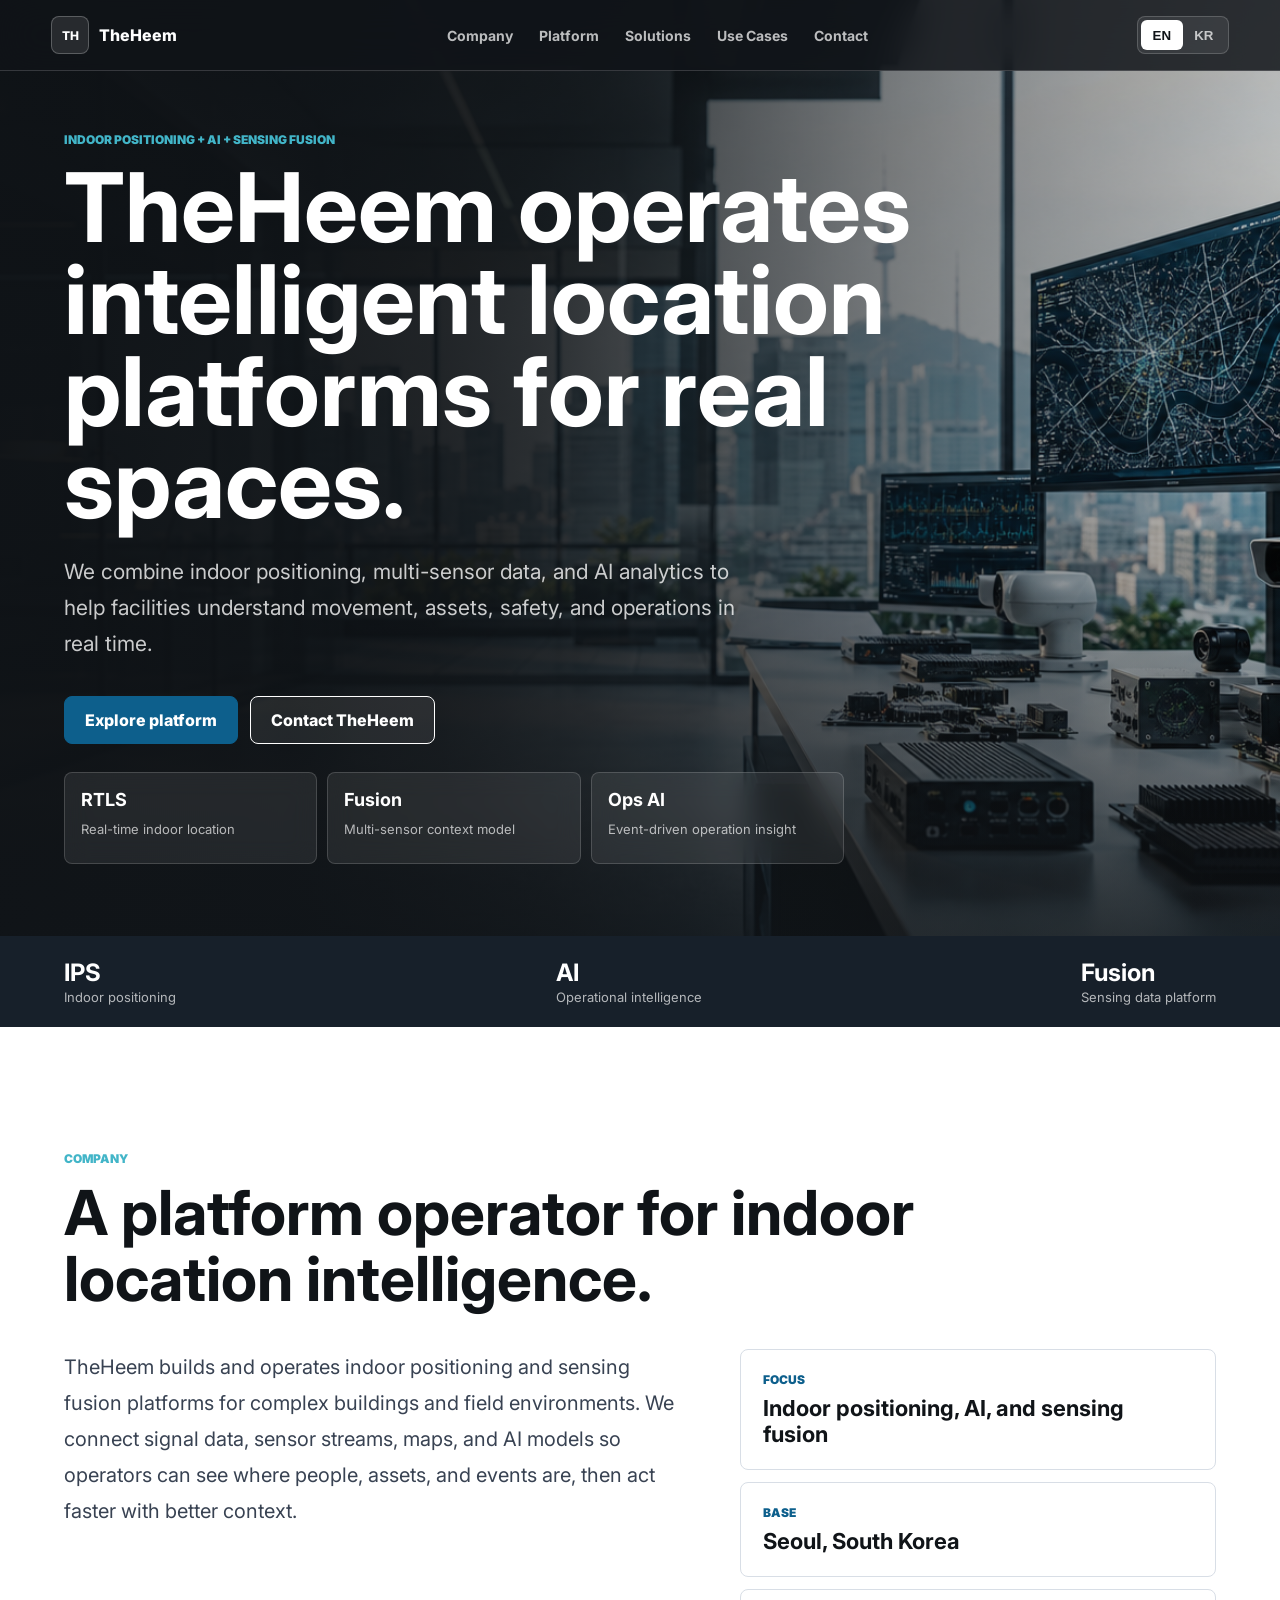
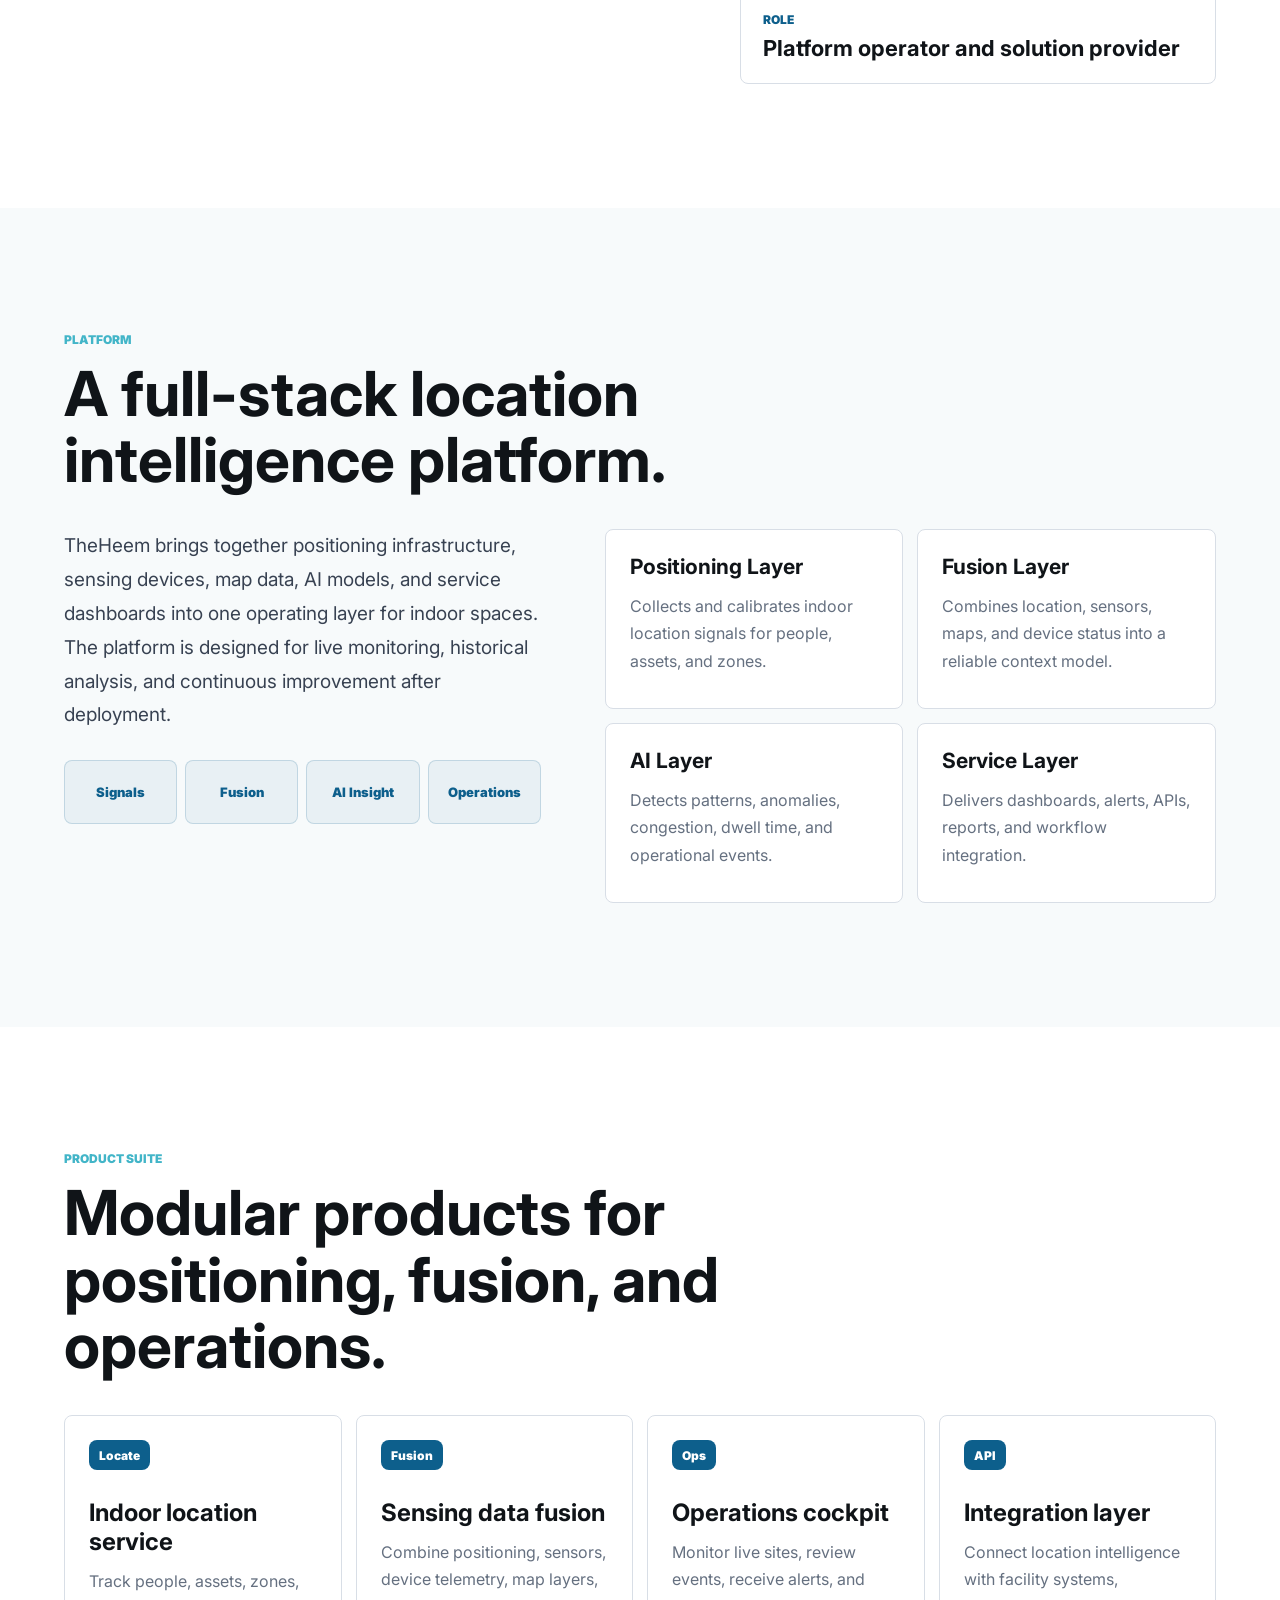
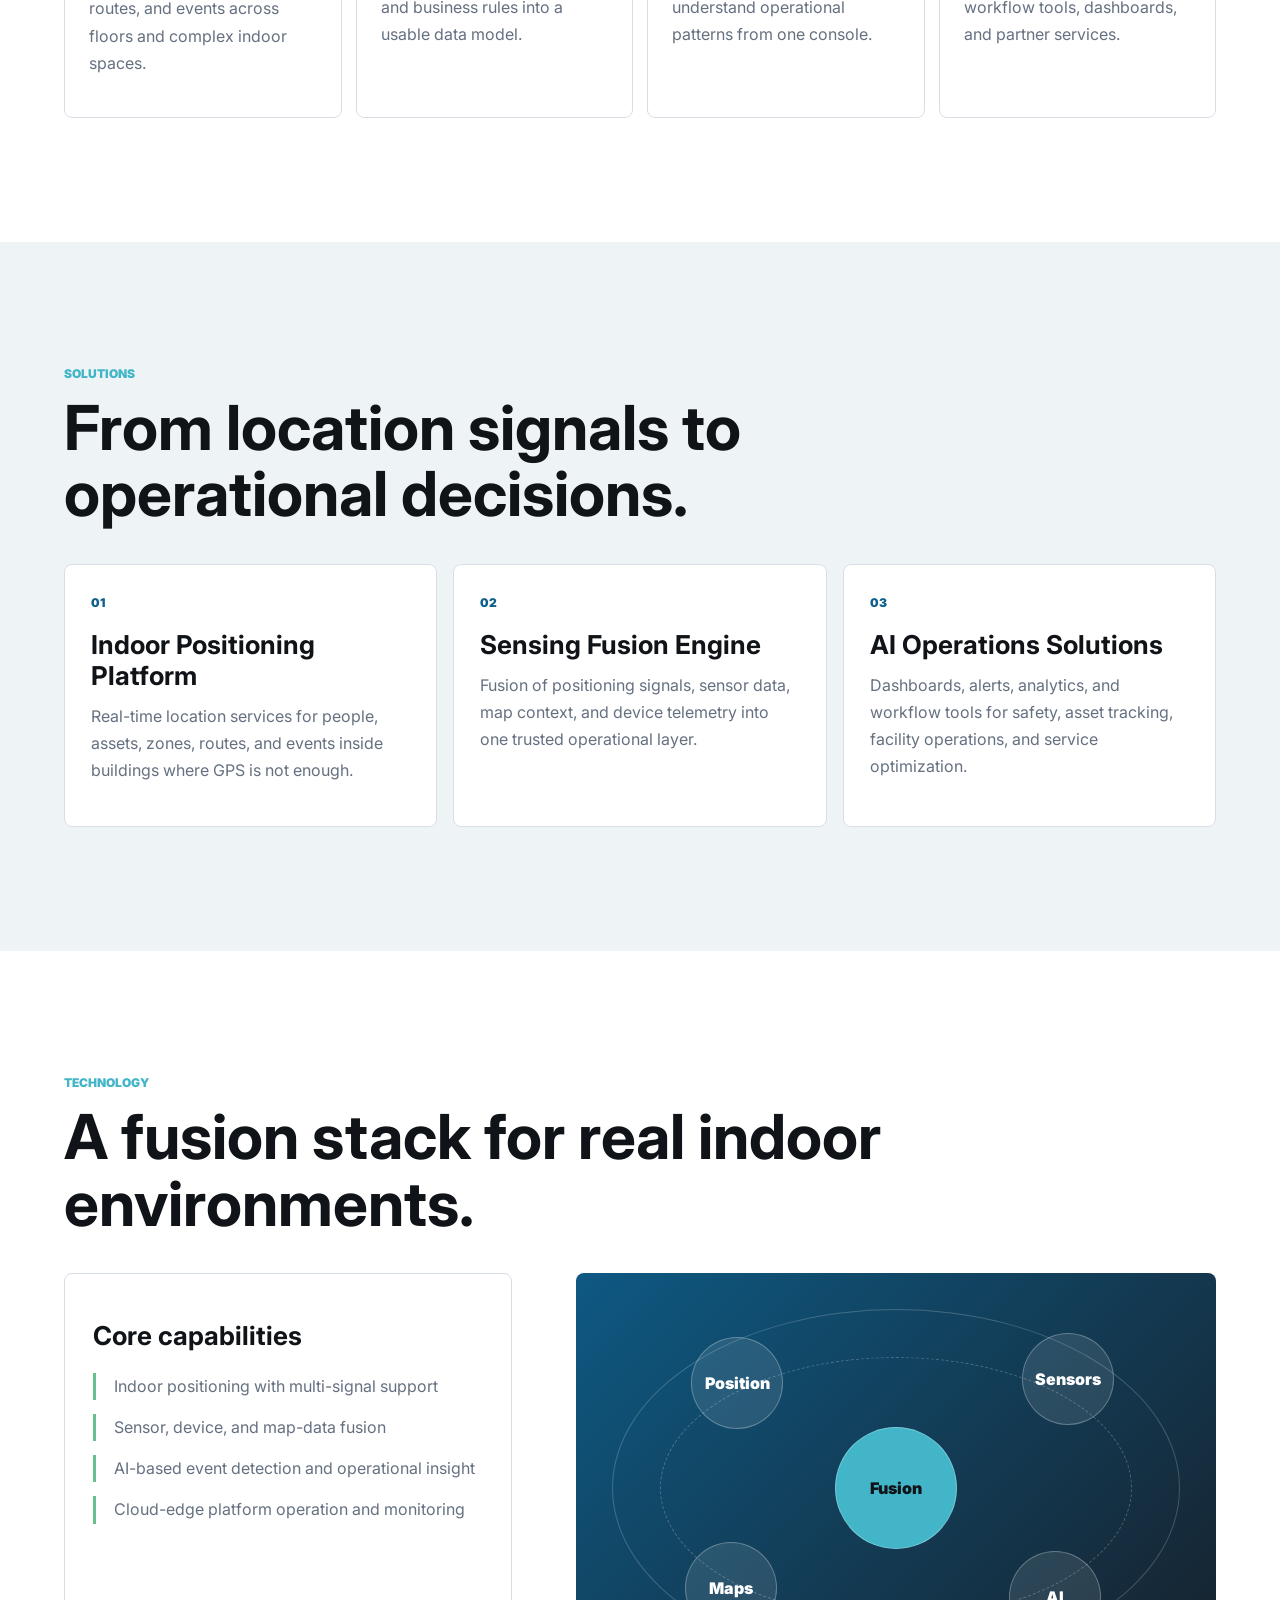
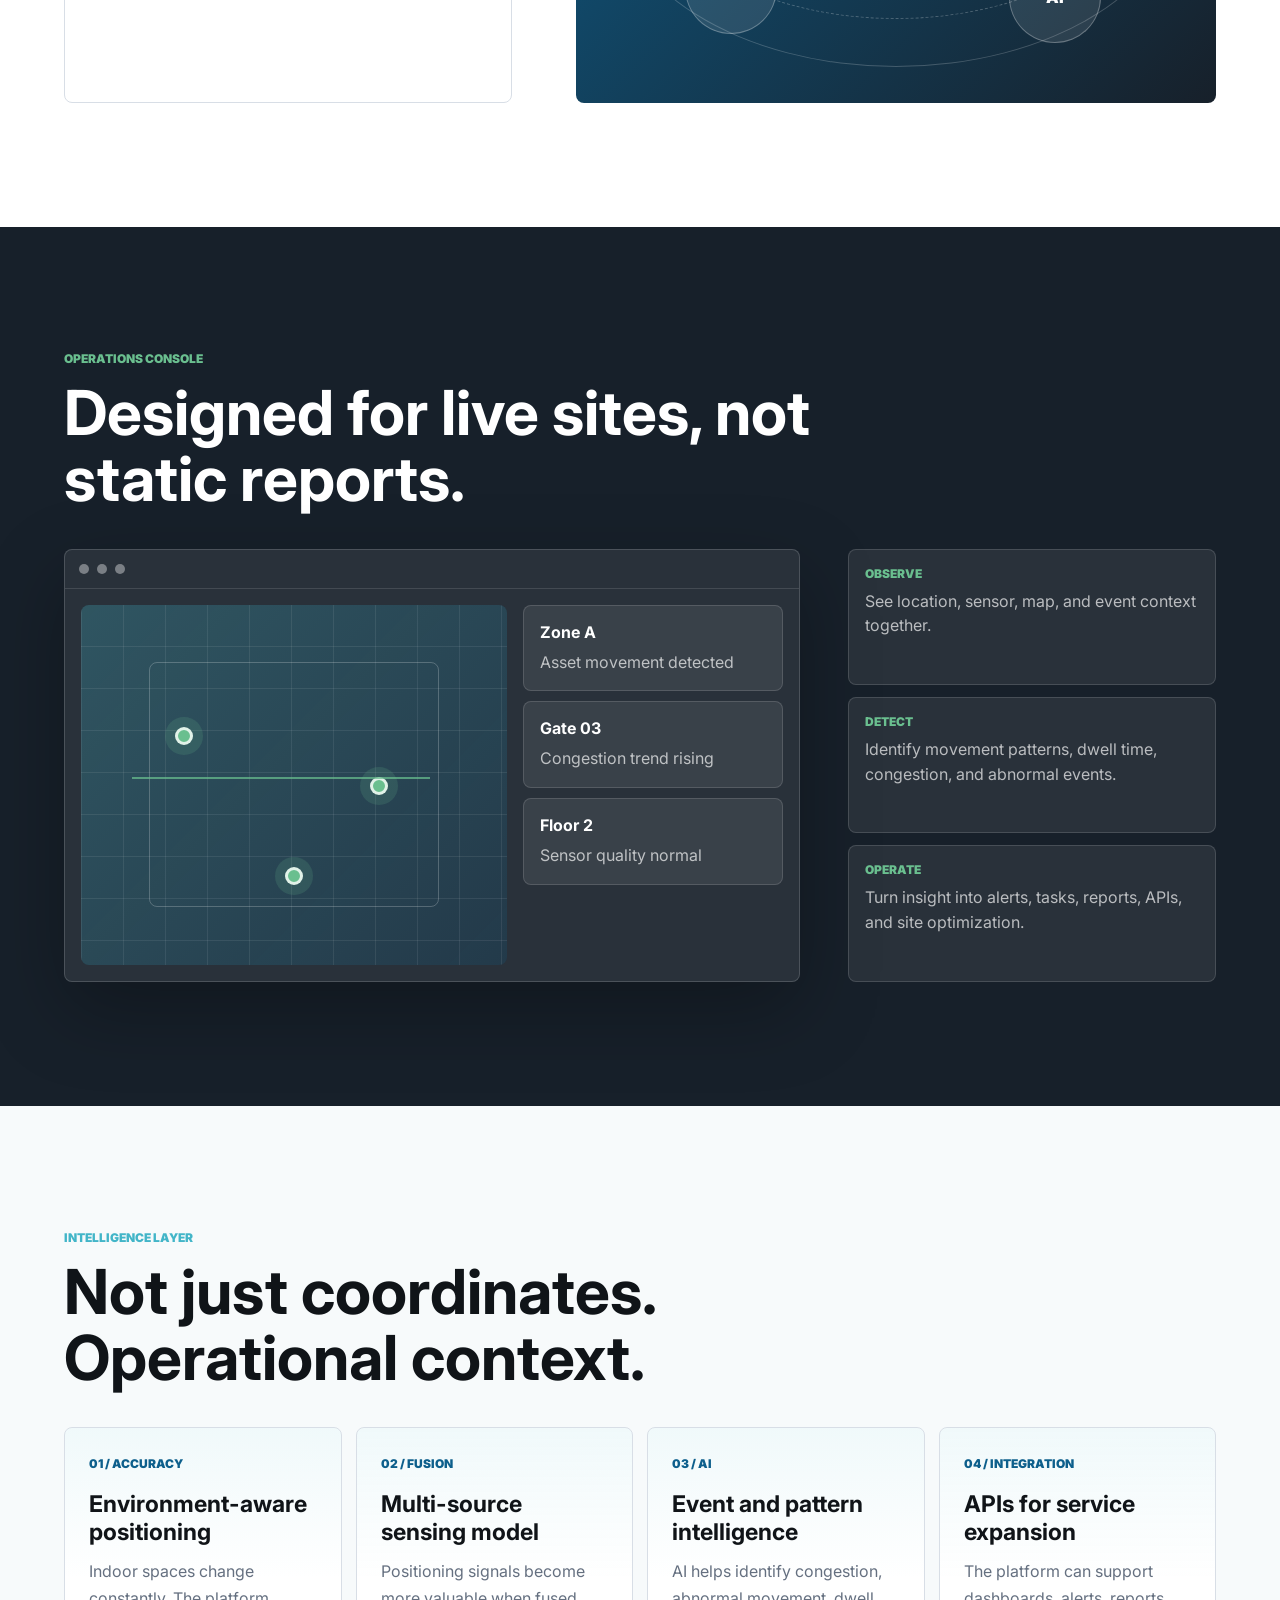
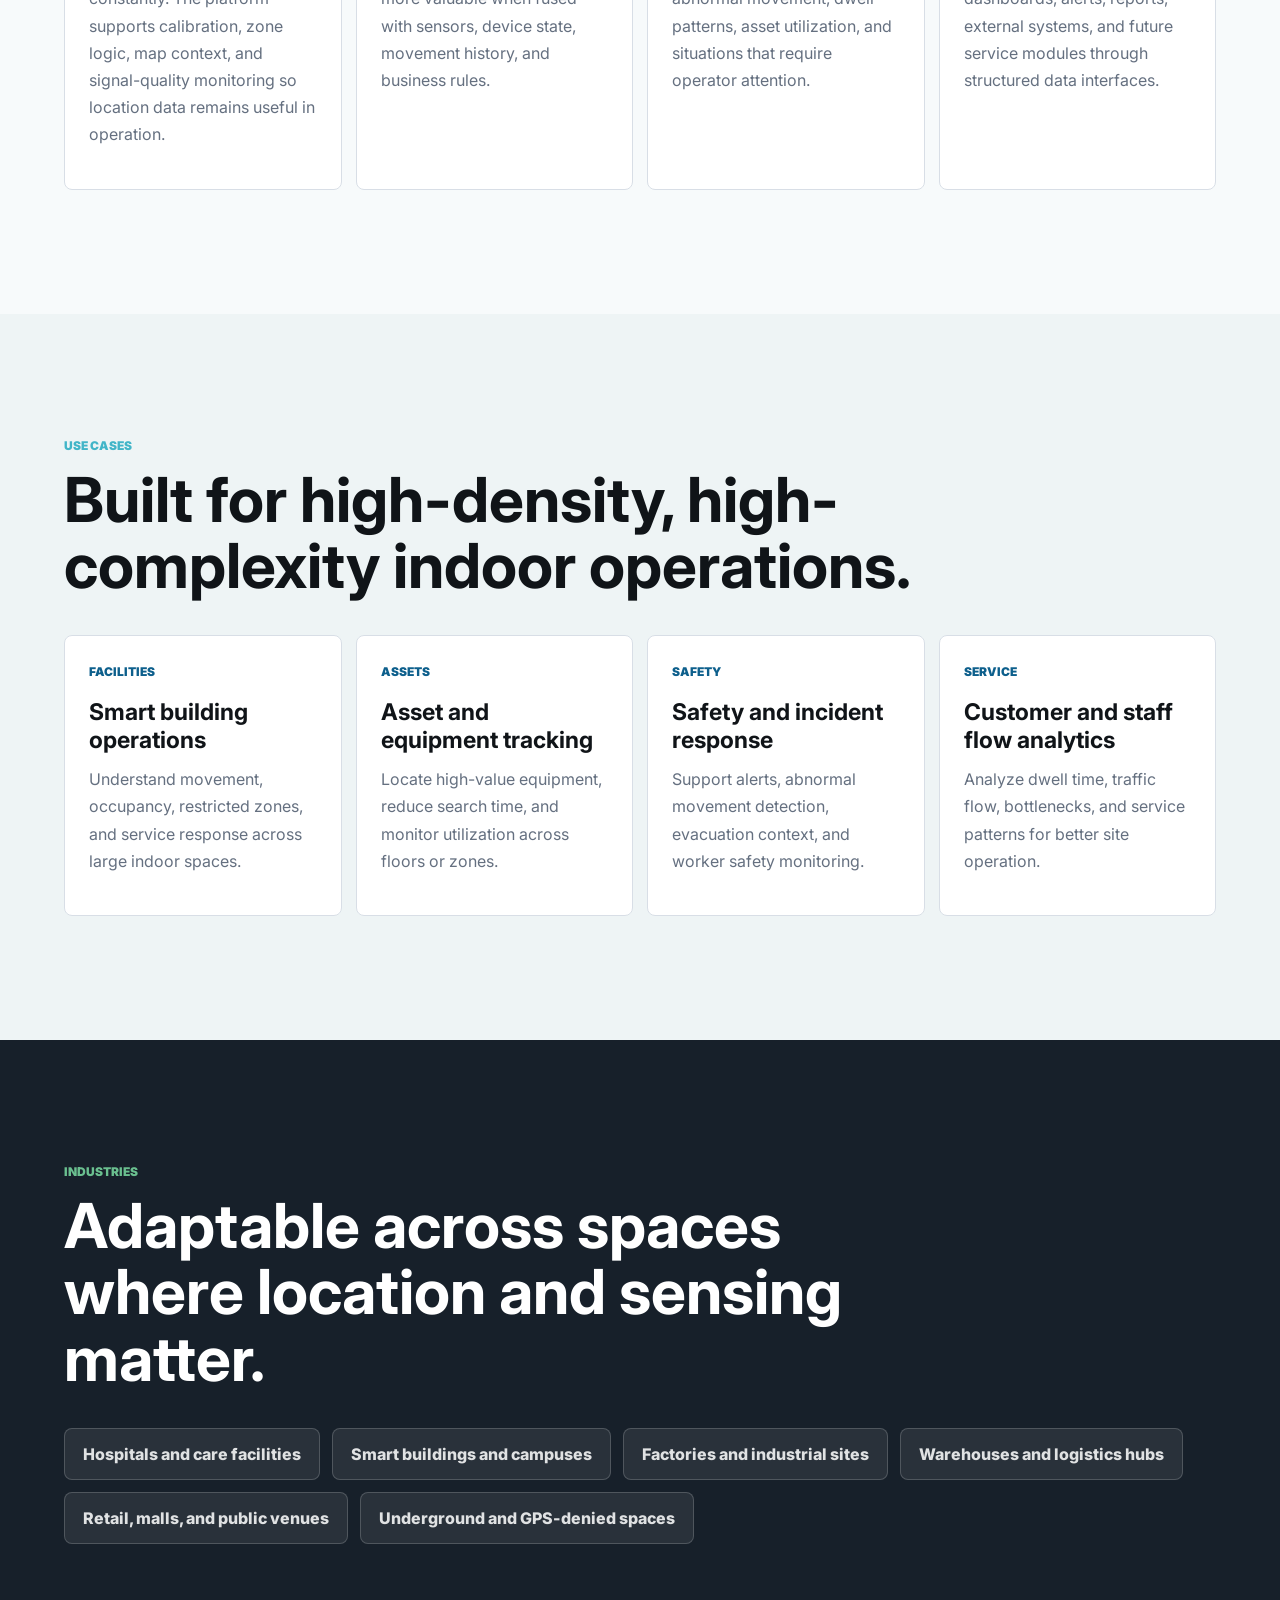
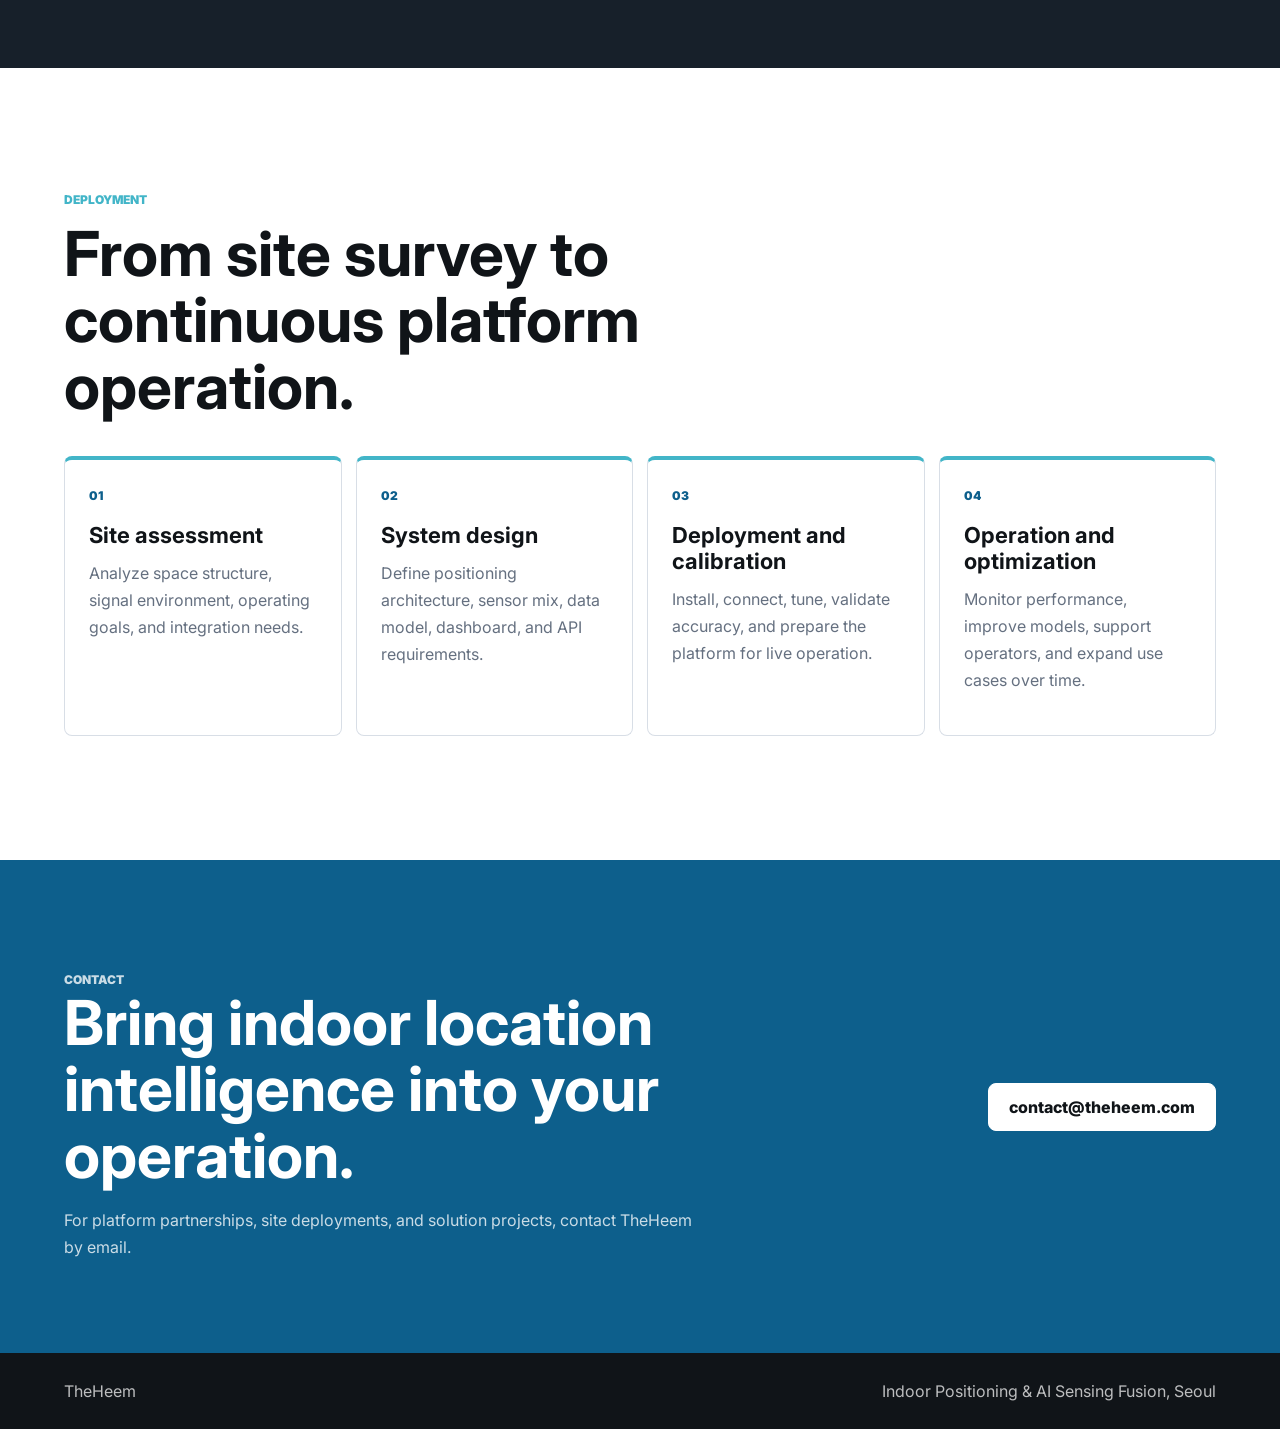
<file: index.html>
<!doctype html>
<html lang="en">
  <head>
    <meta charset="UTF-8" />
    <meta name="viewport" content="width=device-width, initial-scale=1.0" />
    <title>TheHeem | Indoor Positioning & AI Sensing Fusion</title>
    <meta
      name="description"
      content="TheHeem is an indoor positioning, AI, and sensing fusion platform operator and solution provider based in South Korea."
    />
    <link rel="preconnect" href="https://fonts.googleapis.com" />
    <link rel="preconnect" href="https://fonts.gstatic.com" crossorigin />
    <link
      href="https://fonts.googleapis.com/css2?family=Inter:wght@500;600;700;800&family=Noto+Sans+KR:wght@400;500;700;900&family=Noto+Sans+SC:wght@400;500;700;900&display=swap"
      rel="stylesheet"
    />
    <link rel="stylesheet" href="styles.css" />
  </head>
  <body>
    <header class="site-header">
      <a class="brand" href="#top" aria-label="TheHeem home">
        <span class="brand-mark">TH</span>
        <span>TheHeem</span>
      </a>
      <nav class="desktop-nav" aria-label="Primary navigation">
        <a href="#company" data-i18n="nav_company">Company</a>
        <a href="#platform" data-i18n="nav_platform">Platform</a>
        <a href="#solutions" data-i18n="nav_solutions">Solutions</a>
        <a href="#use-cases" data-i18n="nav_use_cases">Use Cases</a>
        <a href="#contact" data-i18n="nav_contact">Contact</a>
      </nav>
      <div class="header-actions">
        <div class="language-switch" role="group" aria-label="Language">
          <button class="lang-button active" type="button" data-lang="en">EN</button>
          <button class="lang-button" type="button" data-lang="ko">KR</button>
        </div>
        <button class="nav-toggle" type="button" aria-label="Open navigation" aria-expanded="false">
          <span></span>
          <span></span>
        </button>
      </div>
    </header>

    <nav class="mobile-nav" aria-label="Mobile navigation">
      <a href="#company" data-i18n="nav_company">Company</a>
      <a href="#platform" data-i18n="nav_platform">Platform</a>
      <a href="#solutions" data-i18n="nav_solutions">Solutions</a>
      <a href="#use-cases" data-i18n="nav_use_cases">Use Cases</a>
      <a href="#contact" data-i18n="nav_contact">Contact</a>
    </nav>

    <main id="top">
      <section class="hero" aria-labelledby="hero-title">
        <img class="hero-image" src="assets/hero-theheem.png" alt="Indoor positioning and sensing fusion control platform" />
        <div class="hero-overlay"></div>
        <div class="hero-copy">
          <p class="eyebrow" data-i18n="hero_eyebrow">Indoor Positioning + AI + Sensing Fusion</p>
          <h1 id="hero-title" data-i18n="hero_title">TheHeem operates intelligent location platforms for real spaces.</h1>
          <p class="hero-text" data-i18n="hero_text">
            We combine indoor positioning, multi-sensor data, and AI analytics to help facilities understand movement, assets, safety, and operations in real time.
          </p>
          <div class="hero-actions">
            <a class="button primary" href="#solutions" data-i18n="hero_primary">Explore platform</a>
            <a class="button secondary" href="#contact" data-i18n="hero_secondary">Contact TheHeem</a>
          </div>
          <div class="hero-metrics" aria-label="Platform capability summary">
            <article>
              <strong>RTLS</strong>
              <span data-i18n="hero_metric_01">Real-time indoor location</span>
            </article>
            <article>
              <strong>Fusion</strong>
              <span data-i18n="hero_metric_02">Multi-sensor context model</span>
            </article>
            <article>
              <strong>Ops AI</strong>
              <span data-i18n="hero_metric_03">Event-driven operation insight</span>
            </article>
          </div>
        </div>
      </section>

      <section class="signal-strip" aria-label="TheHeem focus areas">
        <div>
          <strong>IPS</strong>
          <span data-i18n="strip_ai">Indoor positioning</span>
        </div>
        <div>
          <strong>AI</strong>
          <span data-i18n="strip_ict">Operational intelligence</span>
        </div>
        <div>
          <strong>Fusion</strong>
          <span data-i18n="strip_korea">Sensing data platform</span>
        </div>
      </section>

      <section class="section company" id="company">
        <div class="section-heading">
          <p class="eyebrow" data-i18n="company_eyebrow">Company</p>
          <h2 data-i18n="company_title">A platform operator for indoor location intelligence.</h2>
        </div>
        <div class="company-layout">
          <p data-i18n="company_text">
            TheHeem builds and operates indoor positioning and sensing fusion platforms for complex buildings and field environments. We connect signal data, sensor streams, maps, and AI models so operators can see where people, assets, and events are, then act faster with better context.
          </p>
          <div class="company-facts">
            <article>
              <span data-i18n="fact_01_label">Focus</span>
              <strong data-i18n="fact_01_value">Indoor positioning, AI, and sensing fusion</strong>
            </article>
            <article>
              <span data-i18n="fact_02_label">Base</span>
              <strong data-i18n="fact_02_value">Seoul, South Korea</strong>
            </article>
            <article>
              <span data-i18n="fact_03_label">Role</span>
              <strong data-i18n="fact_03_value">Platform operator and solution provider</strong>
            </article>
          </div>
        </div>
      </section>

      <section class="section platform" id="platform">
        <div class="section-heading">
          <p class="eyebrow" data-i18n="platform_eyebrow">Platform</p>
          <h2 data-i18n="platform_title">A full-stack location intelligence platform.</h2>
        </div>
        <div class="platform-layout">
          <div class="platform-copy">
            <p data-i18n="platform_text">
              TheHeem brings together positioning infrastructure, sensing devices, map data, AI models, and service dashboards into one operating layer for indoor spaces. The platform is designed for live monitoring, historical analysis, and continuous improvement after deployment.
            </p>
            <div class="data-flow" aria-label="Platform data flow">
              <span data-i18n="flow_01">Signals</span>
              <span data-i18n="flow_02">Fusion</span>
              <span data-i18n="flow_03">AI Insight</span>
              <span data-i18n="flow_04">Operations</span>
            </div>
          </div>
          <div class="platform-grid">
            <article>
              <strong data-i18n="platform_card_01_title">Positioning Layer</strong>
              <p data-i18n="platform_card_01_text">Collects and calibrates indoor location signals for people, assets, and zones.</p>
            </article>
            <article>
              <strong data-i18n="platform_card_02_title">Fusion Layer</strong>
              <p data-i18n="platform_card_02_text">Combines location, sensors, maps, and device status into a reliable context model.</p>
            </article>
            <article>
              <strong data-i18n="platform_card_03_title">AI Layer</strong>
              <p data-i18n="platform_card_03_text">Detects patterns, anomalies, congestion, dwell time, and operational events.</p>
            </article>
            <article>
              <strong data-i18n="platform_card_04_title">Service Layer</strong>
              <p data-i18n="platform_card_04_text">Delivers dashboards, alerts, APIs, reports, and workflow integration.</p>
            </article>
          </div>
        </div>
      </section>

      <section class="section product-suite">
        <div class="section-heading">
          <p class="eyebrow" data-i18n="suite_eyebrow">Product Suite</p>
          <h2 data-i18n="suite_title">Modular products for positioning, fusion, and operations.</h2>
        </div>
        <div class="suite-grid">
          <article>
            <span>Locate</span>
            <h3 data-i18n="suite_01_title">Indoor location service</h3>
            <p data-i18n="suite_01_text">Track people, assets, zones, routes, and events across floors and complex indoor spaces.</p>
          </article>
          <article>
            <span>Fusion</span>
            <h3 data-i18n="suite_02_title">Sensing data fusion</h3>
            <p data-i18n="suite_02_text">Combine positioning, sensors, device telemetry, map layers, and business rules into a usable data model.</p>
          </article>
          <article>
            <span>Ops</span>
            <h3 data-i18n="suite_03_title">Operations cockpit</h3>
            <p data-i18n="suite_03_text">Monitor live sites, review events, receive alerts, and understand operational patterns from one console.</p>
          </article>
          <article>
            <span>API</span>
            <h3 data-i18n="suite_04_title">Integration layer</h3>
            <p data-i18n="suite_04_text">Connect location intelligence with facility systems, workflow tools, dashboards, and partner services.</p>
          </article>
        </div>
      </section>

      <section class="section solutions" id="solutions">
        <div class="section-heading">
          <p class="eyebrow" data-i18n="solutions_eyebrow">Solutions</p>
          <h2 data-i18n="solutions_title">From location signals to operational decisions.</h2>
        </div>
        <div class="solution-grid">
          <article class="solution-card">
            <span>01</span>
            <h3 data-i18n="solution_01_title">Indoor Positioning Platform</h3>
            <p data-i18n="solution_01_text">
              Real-time location services for people, assets, zones, routes, and events inside buildings where GPS is not enough.
            </p>
          </article>
          <article class="solution-card">
            <span>02</span>
            <h3 data-i18n="solution_02_title">Sensing Fusion Engine</h3>
            <p data-i18n="solution_02_text">
              Fusion of positioning signals, sensor data, map context, and device telemetry into one trusted operational layer.
            </p>
          </article>
          <article class="solution-card">
            <span>03</span>
            <h3 data-i18n="solution_03_title">AI Operations Solutions</h3>
            <p data-i18n="solution_03_text">
              Dashboards, alerts, analytics, and workflow tools for safety, asset tracking, facility operations, and service optimization.
            </p>
          </article>
        </div>
      </section>

      <section class="section technology" id="technology">
        <div class="section-heading">
          <p class="eyebrow" data-i18n="tech_eyebrow">Technology</p>
          <h2 data-i18n="tech_title">A fusion stack for real indoor environments.</h2>
        </div>
        <div class="technology-grid">
          <div class="tech-panel">
            <h3 data-i18n="tech_panel_title">Core capabilities</h3>
            <ul>
              <li data-i18n="tech_01">Indoor positioning with multi-signal support</li>
              <li data-i18n="tech_02">Sensor, device, and map-data fusion</li>
              <li data-i18n="tech_03">AI-based event detection and operational insight</li>
              <li data-i18n="tech_04">Cloud-edge platform operation and monitoring</li>
            </ul>
          </div>
          <div class="system-map" aria-label="System architecture diagram">
            <div class="node node-primary" data-i18n="node_fusion">Fusion</div>
            <div class="node" data-i18n="node_position">Position</div>
            <div class="node" data-i18n="node_sensors">Sensors</div>
            <div class="node" data-i18n="node_ai">AI</div>
            <div class="node" data-i18n="node_maps">Maps</div>
          </div>
        </div>
      </section>

      <section class="section console-section">
        <div class="section-heading">
          <p class="eyebrow" data-i18n="console_eyebrow">Operations Console</p>
          <h2 data-i18n="console_title">Designed for live sites, not static reports.</h2>
        </div>
        <div class="console-layout">
          <div class="console-panel" aria-label="Illustrative operations console">
            <div class="console-toolbar">
              <span></span>
              <span></span>
              <span></span>
            </div>
            <div class="console-body">
              <div class="console-map">
                <span class="pulse pulse-a"></span>
                <span class="pulse pulse-b"></span>
                <span class="pulse pulse-c"></span>
              </div>
              <div class="console-feed">
                <div><strong>Zone A</strong><span data-i18n="console_feed_01">Asset movement detected</span></div>
                <div><strong>Gate 03</strong><span data-i18n="console_feed_02">Congestion trend rising</span></div>
                <div><strong>Floor 2</strong><span data-i18n="console_feed_03">Sensor quality normal</span></div>
              </div>
            </div>
          </div>
          <div class="console-points">
            <article>
              <span data-i18n="console_point_01_label">Observe</span>
              <p data-i18n="console_point_01_text">See location, sensor, map, and event context together.</p>
            </article>
            <article>
              <span data-i18n="console_point_02_label">Detect</span>
              <p data-i18n="console_point_02_text">Identify movement patterns, dwell time, congestion, and abnormal events.</p>
            </article>
            <article>
              <span data-i18n="console_point_03_label">Operate</span>
              <p data-i18n="console_point_03_text">Turn insight into alerts, tasks, reports, APIs, and site optimization.</p>
            </article>
          </div>
        </div>
      </section>

      <section class="section intelligence">
        <div class="section-heading">
          <p class="eyebrow" data-i18n="intel_eyebrow">Intelligence Layer</p>
          <h2 data-i18n="intel_title">Not just coordinates. Operational context.</h2>
        </div>
        <div class="intel-layout">
          <article>
            <span data-i18n="intel_01_label">01 / Accuracy</span>
            <h3 data-i18n="intel_01_title">Environment-aware positioning</h3>
            <p data-i18n="intel_01_text">Indoor spaces change constantly. The platform supports calibration, zone logic, map context, and signal-quality monitoring so location data remains useful in operation.</p>
          </article>
          <article>
            <span data-i18n="intel_02_label">02 / Fusion</span>
            <h3 data-i18n="intel_02_title">Multi-source sensing model</h3>
            <p data-i18n="intel_02_text">Positioning signals become more valuable when fused with sensors, device state, movement history, and business rules.</p>
          </article>
          <article>
            <span data-i18n="intel_03_label">03 / AI</span>
            <h3 data-i18n="intel_03_title">Event and pattern intelligence</h3>
            <p data-i18n="intel_03_text">AI helps identify congestion, abnormal movement, dwell patterns, asset utilization, and situations that require operator attention.</p>
          </article>
          <article>
            <span data-i18n="intel_04_label">04 / Integration</span>
            <h3 data-i18n="intel_04_title">APIs for service expansion</h3>
            <p data-i18n="intel_04_text">The platform can support dashboards, alerts, reports, external systems, and future service modules through structured data interfaces.</p>
          </article>
        </div>
      </section>

      <section class="section use-cases" id="use-cases">
        <div class="section-heading">
          <p class="eyebrow" data-i18n="use_eyebrow">Use Cases</p>
          <h2 data-i18n="use_title">Built for high-density, high-complexity indoor operations.</h2>
        </div>
        <div class="use-grid">
          <article>
            <span data-i18n="use_01_label">Facilities</span>
            <h3 data-i18n="use_01_title">Smart building operations</h3>
            <p data-i18n="use_01_text">Understand movement, occupancy, restricted zones, and service response across large indoor spaces.</p>
          </article>
          <article>
            <span data-i18n="use_02_label">Assets</span>
            <h3 data-i18n="use_02_title">Asset and equipment tracking</h3>
            <p data-i18n="use_02_text">Locate high-value equipment, reduce search time, and monitor utilization across floors or zones.</p>
          </article>
          <article>
            <span data-i18n="use_03_label">Safety</span>
            <h3 data-i18n="use_03_title">Safety and incident response</h3>
            <p data-i18n="use_03_text">Support alerts, abnormal movement detection, evacuation context, and worker safety monitoring.</p>
          </article>
          <article>
            <span data-i18n="use_04_label">Service</span>
            <h3 data-i18n="use_04_title">Customer and staff flow analytics</h3>
            <p data-i18n="use_04_text">Analyze dwell time, traffic flow, bottlenecks, and service patterns for better site operation.</p>
          </article>
        </div>
      </section>

      <section class="section industries">
        <div class="section-heading">
          <p class="eyebrow" data-i18n="industry_eyebrow">Industries</p>
          <h2 data-i18n="industry_title">Adaptable across spaces where location and sensing matter.</h2>
        </div>
        <div class="industry-tags" aria-label="Target industries">
          <span data-i18n="industry_01">Hospitals and care facilities</span>
          <span data-i18n="industry_02">Smart buildings and campuses</span>
          <span data-i18n="industry_03">Factories and industrial sites</span>
          <span data-i18n="industry_04">Warehouses and logistics hubs</span>
          <span data-i18n="industry_05">Retail, malls, and public venues</span>
          <span data-i18n="industry_06">Underground and GPS-denied spaces</span>
        </div>
      </section>

      <section class="section deployment">
        <div class="section-heading">
          <p class="eyebrow" data-i18n="deploy_eyebrow">Deployment</p>
          <h2 data-i18n="deploy_title">From site survey to continuous platform operation.</h2>
        </div>
        <ol class="deployment-steps">
          <li>
            <span>01</span>
            <strong data-i18n="deploy_01_title">Site assessment</strong>
            <p data-i18n="deploy_01_text">Analyze space structure, signal environment, operating goals, and integration needs.</p>
          </li>
          <li>
            <span>02</span>
            <strong data-i18n="deploy_02_title">System design</strong>
            <p data-i18n="deploy_02_text">Define positioning architecture, sensor mix, data model, dashboard, and API requirements.</p>
          </li>
          <li>
            <span>03</span>
            <strong data-i18n="deploy_03_title">Deployment and calibration</strong>
            <p data-i18n="deploy_03_text">Install, connect, tune, validate accuracy, and prepare the platform for live operation.</p>
          </li>
          <li>
            <span>04</span>
            <strong data-i18n="deploy_04_title">Operation and optimization</strong>
            <p data-i18n="deploy_04_text">Monitor performance, improve models, support operators, and expand use cases over time.</p>
          </li>
        </ol>
      </section>

      <section class="contact-band" id="contact">
        <div>
          <p class="eyebrow" data-i18n="contact_eyebrow">Contact</p>
          <h2 data-i18n="contact_title">Bring indoor location intelligence into your operation.</h2>
          <p data-i18n="contact_text">
            For platform partnerships, site deployments, and solution projects, contact TheHeem by email.
          </p>
        </div>
        <a class="button primary light" href="mailto:contact@theheem.com">contact@theheem.com</a>
      </section>
    </main>

    <footer>
      <span>TheHeem</span>
      <span data-i18n="footer_text">Indoor Positioning & AI Sensing Fusion, Seoul</span>
    </footer>

    <script src="script.js"></script>
  </body>
</html>
</file>
<file: styles.css>
:root {
  --ink: #101418;
  --muted: #657080;
  --line: #d8dee6;
  --paper: #f5f7f8;
  --surface: #ffffff;
  --blue: #0d5f8c;
  --cyan: #42b5c8;
  --green: #6abf8f;
  --gold: #d5a84f;
  --charcoal: #17202a;
}

* {
  box-sizing: border-box;
}

html {
  scroll-behavior: smooth;
}

body {
  margin: 0;
  color: var(--ink);
  background: var(--paper);
  font-family: "Inter", "Noto Sans KR", "Noto Sans SC", system-ui, sans-serif;
}

a {
  color: inherit;
  text-decoration: none;
}

.site-header {
  position: fixed;
  z-index: 30;
  top: 0;
  left: 0;
  right: 0;
  display: flex;
  align-items: center;
  justify-content: space-between;
  gap: 18px;
  padding: 16px clamp(18px, 4vw, 56px);
  border-bottom: 1px solid rgba(255, 255, 255, 0.16);
  background: rgba(16, 20, 24, 0.84);
  color: #fff;
  backdrop-filter: blur(18px);
}

.brand,
.desktop-nav,
.header-actions,
.hero-actions,
footer,
.signal-strip {
  display: flex;
  align-items: center;
}

.brand {
  gap: 10px;
  font-weight: 800;
}

.brand-mark {
  display: grid;
  width: 38px;
  height: 38px;
  place-items: center;
  border: 1px solid rgba(255, 255, 255, 0.24);
  border-radius: 8px;
  background: rgba(255, 255, 255, 0.1);
  color: #fff;
  font-size: 12px;
}

.desktop-nav {
  gap: 26px;
  color: rgba(255, 255, 255, 0.72);
  font-size: 14px;
  font-weight: 700;
}

.desktop-nav a:hover {
  color: #fff;
}

.header-actions {
  gap: 10px;
}

.language-switch {
  display: flex;
  padding: 3px;
  border: 1px solid rgba(255, 255, 255, 0.18);
  border-radius: 8px;
  background: rgba(255, 255, 255, 0.08);
}

.lang-button {
  min-width: 42px;
  height: 30px;
  border: 0;
  border-radius: 6px;
  color: rgba(255, 255, 255, 0.72);
  background: transparent;
  font-weight: 800;
  cursor: pointer;
}

.lang-button.active {
  color: var(--ink);
  background: #fff;
}

.nav-toggle {
  display: none;
  width: 42px;
  height: 42px;
  border: 1px solid rgba(255, 255, 255, 0.2);
  border-radius: 8px;
  background: rgba(255, 255, 255, 0.08);
  cursor: pointer;
}

.nav-toggle span {
  display: block;
  width: 18px;
  height: 2px;
  margin: 5px auto;
  background: #fff;
}

.mobile-nav {
  position: fixed;
  z-index: 25;
  top: 73px;
  left: 12px;
  right: 12px;
  display: none;
  padding: 12px;
  border: 1px solid var(--line);
  border-radius: 8px;
  background: var(--surface);
  box-shadow: 0 18px 40px rgba(16, 20, 24, 0.18);
}

.mobile-nav.open {
  display: grid;
  gap: 4px;
}

.mobile-nav a {
  padding: 14px;
  border-radius: 8px;
  font-weight: 800;
}

.hero {
  position: relative;
  min-height: 94vh;
  display: grid;
  align-items: end;
  padding: 132px clamp(18px, 5vw, 72px) 72px;
  overflow: hidden;
  color: #fff;
  background: var(--charcoal);
}

.hero-image,
.hero-overlay {
  position: absolute;
  inset: 0;
}

.hero-image {
  width: 100%;
  height: 100%;
  object-fit: cover;
}

.hero-overlay {
  background:
    linear-gradient(90deg, rgba(16, 20, 24, 0.92) 0%, rgba(16, 20, 24, 0.74) 42%, rgba(16, 20, 24, 0.22) 100%),
    linear-gradient(0deg, rgba(16, 20, 24, 0.72) 0%, transparent 38%);
}

.hero-copy {
  position: relative;
  z-index: 2;
  max-width: 860px;
}

.eyebrow {
  margin: 0 0 14px;
  color: var(--cyan);
  font-size: 12px;
  font-weight: 900;
  text-transform: uppercase;
}

h1,
h2,
h3,
p {
  margin-top: 0;
}

h1 {
  max-width: 920px;
  margin-bottom: 24px;
  font-size: clamp(46px, 7.6vw, 96px);
  line-height: 0.96;
  letter-spacing: 0;
}

.hero-text {
  max-width: 710px;
  color: rgba(255, 255, 255, 0.78);
  font-size: clamp(17px, 2vw, 21px);
  line-height: 1.72;
}

.hero-actions {
  flex-wrap: wrap;
  gap: 12px;
  margin-top: 34px;
}

.hero-metrics {
  display: grid;
  grid-template-columns: repeat(3, minmax(0, 1fr));
  gap: 10px;
  max-width: 780px;
  margin-top: 28px;
}

.hero-metrics article {
  min-height: 92px;
  padding: 16px;
  border: 1px solid rgba(255, 255, 255, 0.16);
  border-radius: 8px;
  background: rgba(255, 255, 255, 0.08);
  backdrop-filter: blur(12px);
}

.hero-metrics strong {
  display: block;
  margin-bottom: 8px;
  color: #fff;
  font-size: 18px;
}

.hero-metrics span {
  color: rgba(255, 255, 255, 0.68);
  font-size: 13px;
  line-height: 1.45;
}

.button {
  display: inline-flex;
  min-height: 48px;
  align-items: center;
  justify-content: center;
  padding: 0 20px;
  border: 1px solid currentColor;
  border-radius: 8px;
  font-weight: 800;
}

.button.primary {
  color: #fff;
  border-color: var(--blue);
  background: var(--blue);
}

.button.secondary {
  color: #fff;
  background: rgba(255, 255, 255, 0.08);
}

.button.light {
  color: var(--ink);
  border-color: #fff;
  background: #fff;
}

.signal-strip {
  justify-content: space-between;
  gap: 18px;
  padding: 22px clamp(18px, 5vw, 72px);
  color: #fff;
  background: var(--charcoal);
}

.signal-strip div {
  display: grid;
  gap: 2px;
}

.signal-strip strong {
  font-size: 24px;
}

.signal-strip span {
  color: rgba(255, 255, 255, 0.68);
  font-size: 13px;
}

.section {
  padding: clamp(72px, 10vw, 124px) clamp(18px, 5vw, 72px);
}

.section-heading {
  max-width: 850px;
  margin-bottom: 36px;
}

h2 {
  margin-bottom: 0;
  font-size: clamp(32px, 5vw, 62px);
  line-height: 1.07;
  letter-spacing: 0;
}

.company {
  background: #fff;
}

.company-layout {
  display: grid;
  grid-template-columns: minmax(0, 0.9fr) minmax(320px, 0.7fr);
  gap: clamp(28px, 5vw, 70px);
}

.company-layout > p {
  color: #384252;
  font-size: 20px;
  line-height: 1.8;
}

.company-facts {
  display: grid;
  gap: 12px;
}

.company-facts article,
.solution-card,
.tech-panel,
.platform-grid article,
.suite-grid article,
.use-grid article,
.deployment-steps li {
  border: 1px solid var(--line);
  border-radius: 8px;
  background: var(--surface);
}

.company-facts article {
  display: grid;
  gap: 8px;
  padding: 22px;
}

.company-facts span,
.solution-card span {
  color: var(--blue);
  font-size: 12px;
  font-weight: 900;
  text-transform: uppercase;
}

.company-facts strong {
  font-size: 22px;
}

.platform {
  background: #f7fafb;
}

.platform-layout {
  display: grid;
  grid-template-columns: minmax(300px, 0.78fr) minmax(0, 1fr);
  gap: clamp(24px, 5vw, 64px);
  align-items: start;
}

.platform-copy {
  position: sticky;
  top: 98px;
}

.platform-copy p {
  color: #384252;
  font-size: 19px;
  line-height: 1.78;
}

.data-flow {
  display: grid;
  grid-template-columns: repeat(4, minmax(0, 1fr));
  gap: 8px;
  margin-top: 28px;
}

.data-flow span {
  min-height: 64px;
  display: grid;
  place-items: center;
  padding: 10px;
  border: 1px solid rgba(13, 95, 140, 0.18);
  border-radius: 8px;
  color: var(--blue);
  background: rgba(13, 95, 140, 0.06);
  font-size: 13px;
  font-weight: 900;
  text-align: center;
}

.platform-grid {
  display: grid;
  grid-template-columns: repeat(2, minmax(0, 1fr));
  gap: 14px;
}

.platform-grid article {
  min-height: 180px;
  padding: 24px;
}

.platform-grid strong {
  display: block;
  margin-bottom: 14px;
  font-size: 21px;
}

.platform-grid p {
  margin-bottom: 0;
  color: var(--muted);
  line-height: 1.7;
}

.product-suite {
  background: #fff;
}

.suite-grid {
  display: grid;
  grid-template-columns: repeat(4, minmax(0, 1fr));
  gap: 14px;
}

.suite-grid article {
  position: relative;
  min-height: 280px;
  overflow: hidden;
  padding: 24px;
}

.suite-grid article::before,
.intel-layout article::before,
.use-grid article::before {
  position: absolute;
  inset: 0;
  pointer-events: none;
  content: "";
  background: radial-gradient(
    circle at var(--x, 50%) var(--y, 50%),
    rgba(66, 181, 200, 0.16),
    transparent 34%
  );
  opacity: 0;
  transition: opacity 180ms ease;
}

.suite-grid article:hover::before,
.intel-layout article:hover::before,
.use-grid article:hover::before {
  opacity: 1;
}

.suite-grid span {
  display: inline-flex;
  min-height: 30px;
  align-items: center;
  padding: 0 10px;
  border-radius: 8px;
  color: #fff;
  background: var(--blue);
  font-size: 12px;
  font-weight: 900;
}

.suite-grid h3 {
  margin: 28px 0 12px;
  font-size: 24px;
}

.suite-grid p {
  color: var(--muted);
  line-height: 1.7;
}

.solutions {
  background: #eef4f5;
}

.solution-grid {
  display: grid;
  grid-template-columns: repeat(3, minmax(0, 1fr));
  gap: 16px;
}

.solution-card {
  position: relative;
  overflow: hidden;
  min-height: 260px;
  padding: 26px;
}

.solution-card::before {
  position: absolute;
  inset: 0;
  pointer-events: none;
  content: "";
  background: radial-gradient(
    circle at var(--x, 50%) var(--y, 50%),
    rgba(66, 181, 200, 0.18),
    transparent 34%
  );
  opacity: 0;
  transition: opacity 180ms ease;
}

.solution-card:hover::before {
  opacity: 1;
}

.solution-card h3,
.tech-panel h3 {
  margin: 18px 0 12px;
  font-size: 26px;
}

.solution-card p,
.tech-panel li,
.contact-band p {
  color: var(--muted);
  line-height: 1.7;
}

.technology {
  background: #fff;
}

.technology-grid {
  display: grid;
  grid-template-columns: minmax(300px, 0.7fr) minmax(0, 1fr);
  gap: clamp(24px, 5vw, 64px);
  align-items: stretch;
}

.tech-panel {
  padding: 28px;
}

.tech-panel ul {
  display: grid;
  gap: 14px;
  padding: 0;
  margin: 22px 0 0;
  list-style: none;
}

.tech-panel li {
  padding-left: 18px;
  border-left: 3px solid var(--green);
}

.system-map {
  position: relative;
  min-height: 430px;
  overflow: hidden;
  border-radius: 8px;
  background:
    linear-gradient(135deg, rgba(13, 95, 140, 0.9), rgba(23, 32, 42, 0.96)),
    var(--charcoal);
}

.system-map::before {
  position: absolute;
  inset: 36px;
  content: "";
  border: 1px solid rgba(255, 255, 255, 0.2);
  border-radius: 50%;
}

.system-map::after {
  position: absolute;
  inset: 84px;
  content: "";
  border: 1px dashed rgba(255, 255, 255, 0.24);
  border-radius: 50%;
}

.node {
  position: absolute;
  display: grid;
  width: 92px;
  height: 92px;
  place-items: center;
  border: 1px solid rgba(255, 255, 255, 0.28);
  border-radius: 50%;
  color: #fff;
  background: rgba(255, 255, 255, 0.1);
  font-weight: 900;
}

.node-primary {
  top: 50%;
  left: 50%;
  width: 122px;
  height: 122px;
  background: var(--cyan);
  color: var(--ink);
  transform: translate(-50%, -50%);
}

.node:nth-child(2) {
  top: 15%;
  left: 18%;
}

.node:nth-child(3) {
  top: 14%;
  right: 16%;
}

.node:nth-child(4) {
  right: 18%;
  bottom: 14%;
}

.node:nth-child(5) {
  left: 17%;
  bottom: 16%;
}

.console-section {
  background: var(--charcoal);
  color: #fff;
}

.console-section .eyebrow {
  color: var(--green);
}

.console-layout {
  display: grid;
  grid-template-columns: minmax(0, 1fr) minmax(280px, 0.5fr);
  gap: clamp(22px, 4vw, 48px);
  align-items: stretch;
}

.console-panel {
  overflow: hidden;
  border: 1px solid rgba(255, 255, 255, 0.16);
  border-radius: 8px;
  background: rgba(255, 255, 255, 0.08);
  box-shadow: 0 28px 80px rgba(0, 0, 0, 0.28);
}

.console-toolbar {
  display: flex;
  gap: 8px;
  padding: 14px;
  border-bottom: 1px solid rgba(255, 255, 255, 0.12);
}

.console-toolbar span {
  width: 10px;
  height: 10px;
  border-radius: 50%;
  background: rgba(255, 255, 255, 0.38);
}

.console-body {
  display: grid;
  grid-template-columns: minmax(0, 1fr) 260px;
  gap: 16px;
  padding: 16px;
}

.console-map {
  position: relative;
  min-height: 360px;
  overflow: hidden;
  border-radius: 8px;
  background:
    linear-gradient(90deg, rgba(255, 255, 255, 0.08) 1px, transparent 1px),
    linear-gradient(0deg, rgba(255, 255, 255, 0.08) 1px, transparent 1px),
    linear-gradient(135deg, rgba(66, 181, 200, 0.28), rgba(13, 95, 140, 0.2));
  background-size: 42px 42px, 42px 42px, cover;
}

.console-map::before {
  position: absolute;
  inset: 16%;
  content: "";
  border: 1px solid rgba(255, 255, 255, 0.22);
  border-radius: 8px;
}

.console-map::after {
  position: absolute;
  left: 12%;
  right: 18%;
  top: 48%;
  height: 2px;
  content: "";
  background: rgba(106, 191, 143, 0.72);
}

.pulse {
  position: absolute;
  width: 18px;
  height: 18px;
  border: 3px solid rgba(255, 255, 255, 0.8);
  border-radius: 50%;
  background: var(--green);
  box-shadow: 0 0 0 10px rgba(106, 191, 143, 0.16);
}

.pulse-a {
  left: 22%;
  top: 34%;
}

.pulse-b {
  right: 28%;
  top: 48%;
}

.pulse-c {
  left: 48%;
  bottom: 22%;
}

.console-feed {
  display: grid;
  gap: 10px;
  align-content: start;
}

.console-feed div,
.console-points article {
  padding: 16px;
  border: 1px solid rgba(255, 255, 255, 0.14);
  border-radius: 8px;
  background: rgba(255, 255, 255, 0.08);
}

.console-feed strong {
  display: block;
  margin-bottom: 8px;
}

.console-feed span,
.console-points p {
  color: rgba(255, 255, 255, 0.68);
  line-height: 1.55;
}

.console-points {
  display: grid;
  gap: 12px;
}

.console-points span {
  display: block;
  margin-bottom: 8px;
  color: var(--green);
  font-size: 12px;
  font-weight: 900;
  text-transform: uppercase;
}

.intelligence {
  background: #f7fafb;
}

.intel-layout {
  display: grid;
  grid-template-columns: repeat(4, minmax(0, 1fr));
  gap: 14px;
}

.intel-layout article {
  position: relative;
  overflow: hidden;
  min-height: 300px;
  padding: 24px;
  border: 1px solid var(--line);
  border-radius: 8px;
  background:
    linear-gradient(180deg, rgba(66, 181, 200, 0.08), transparent 42%),
    var(--surface);
}

.intel-layout span {
  color: var(--blue);
  font-size: 12px;
  font-weight: 900;
  text-transform: uppercase;
}

.intel-layout h3 {
  margin: 18px 0 12px;
  font-size: 23px;
}

.intel-layout p {
  color: var(--muted);
  line-height: 1.7;
}

.use-cases {
  background: #eef4f5;
}

.use-grid {
  display: grid;
  grid-template-columns: repeat(4, minmax(0, 1fr));
  gap: 14px;
}

.use-grid article {
  position: relative;
  overflow: hidden;
  min-height: 250px;
  padding: 24px;
}

.use-grid span,
.deployment-steps span {
  color: var(--blue);
  font-size: 12px;
  font-weight: 900;
  text-transform: uppercase;
}

.use-grid h3 {
  margin: 18px 0 12px;
  font-size: 23px;
}

.use-grid p,
.deployment-steps p {
  color: var(--muted);
  line-height: 1.7;
}

.deployment {
  background: #fff;
}

.industries {
  background: var(--charcoal);
  color: #fff;
}

.industries .eyebrow {
  color: var(--green);
}

.industry-tags {
  display: flex;
  flex-wrap: wrap;
  gap: 12px;
}

.industry-tags span {
  display: inline-flex;
  min-height: 52px;
  align-items: center;
  padding: 0 18px;
  border: 1px solid rgba(255, 255, 255, 0.18);
  border-radius: 8px;
  background: rgba(255, 255, 255, 0.08);
  color: rgba(255, 255, 255, 0.86);
  font-weight: 800;
}

.deployment-steps {
  display: grid;
  grid-template-columns: repeat(4, minmax(0, 1fr));
  gap: 14px;
  padding: 0;
  margin: 0;
  list-style: none;
}

.deployment-steps li {
  min-height: 250px;
  padding: 24px;
  border-top: 4px solid var(--cyan);
}

.deployment-steps strong {
  display: block;
  margin: 18px 0 12px;
  font-size: 22px;
}

.contact-band {
  display: flex;
  align-items: center;
  justify-content: space-between;
  gap: 24px;
  padding: clamp(56px, 8vw, 92px) clamp(18px, 5vw, 72px);
  color: #fff;
  background: var(--blue);
}

.contact-band .eyebrow,
.contact-band p {
  color: rgba(255, 255, 255, 0.78);
}

.contact-band h2 {
  max-width: 780px;
}

.contact-band p {
  max-width: 640px;
  margin: 18px 0 0;
}

footer {
  justify-content: space-between;
  gap: 16px;
  padding: 28px clamp(18px, 5vw, 72px);
  color: rgba(255, 255, 255, 0.72);
  background: var(--ink);
}

@media (max-width: 920px) {
  .desktop-nav {
    display: none;
  }

  .nav-toggle {
    display: block;
  }

  .hero {
    min-height: 760px;
  }

  .company-layout,
  .platform-layout,
  .suite-grid,
  .solution-grid,
  .technology-grid,
  .console-layout,
  .intel-layout,
  .use-grid,
  .deployment-steps {
    grid-template-columns: 1fr;
  }

  .platform-copy {
    position: static;
  }

  .signal-strip,
  .contact-band,
  footer {
    align-items: flex-start;
    flex-direction: column;
  }
}

@media (max-width: 560px) {
  h1 {
    font-size: 44px;
  }

  .hero {
    min-height: 720px;
  }

  .hero-actions,
  .button {
    width: 100%;
  }

  .data-flow,
  .platform-grid,
  .hero-metrics,
  .console-body {
    grid-template-columns: 1fr;
  }

  .system-map {
    min-height: 340px;
  }

  .node {
    width: 72px;
    height: 72px;
    font-size: 13px;
  }

  .node-primary {
    width: 96px;
    height: 96px;
  }
}
</file>
